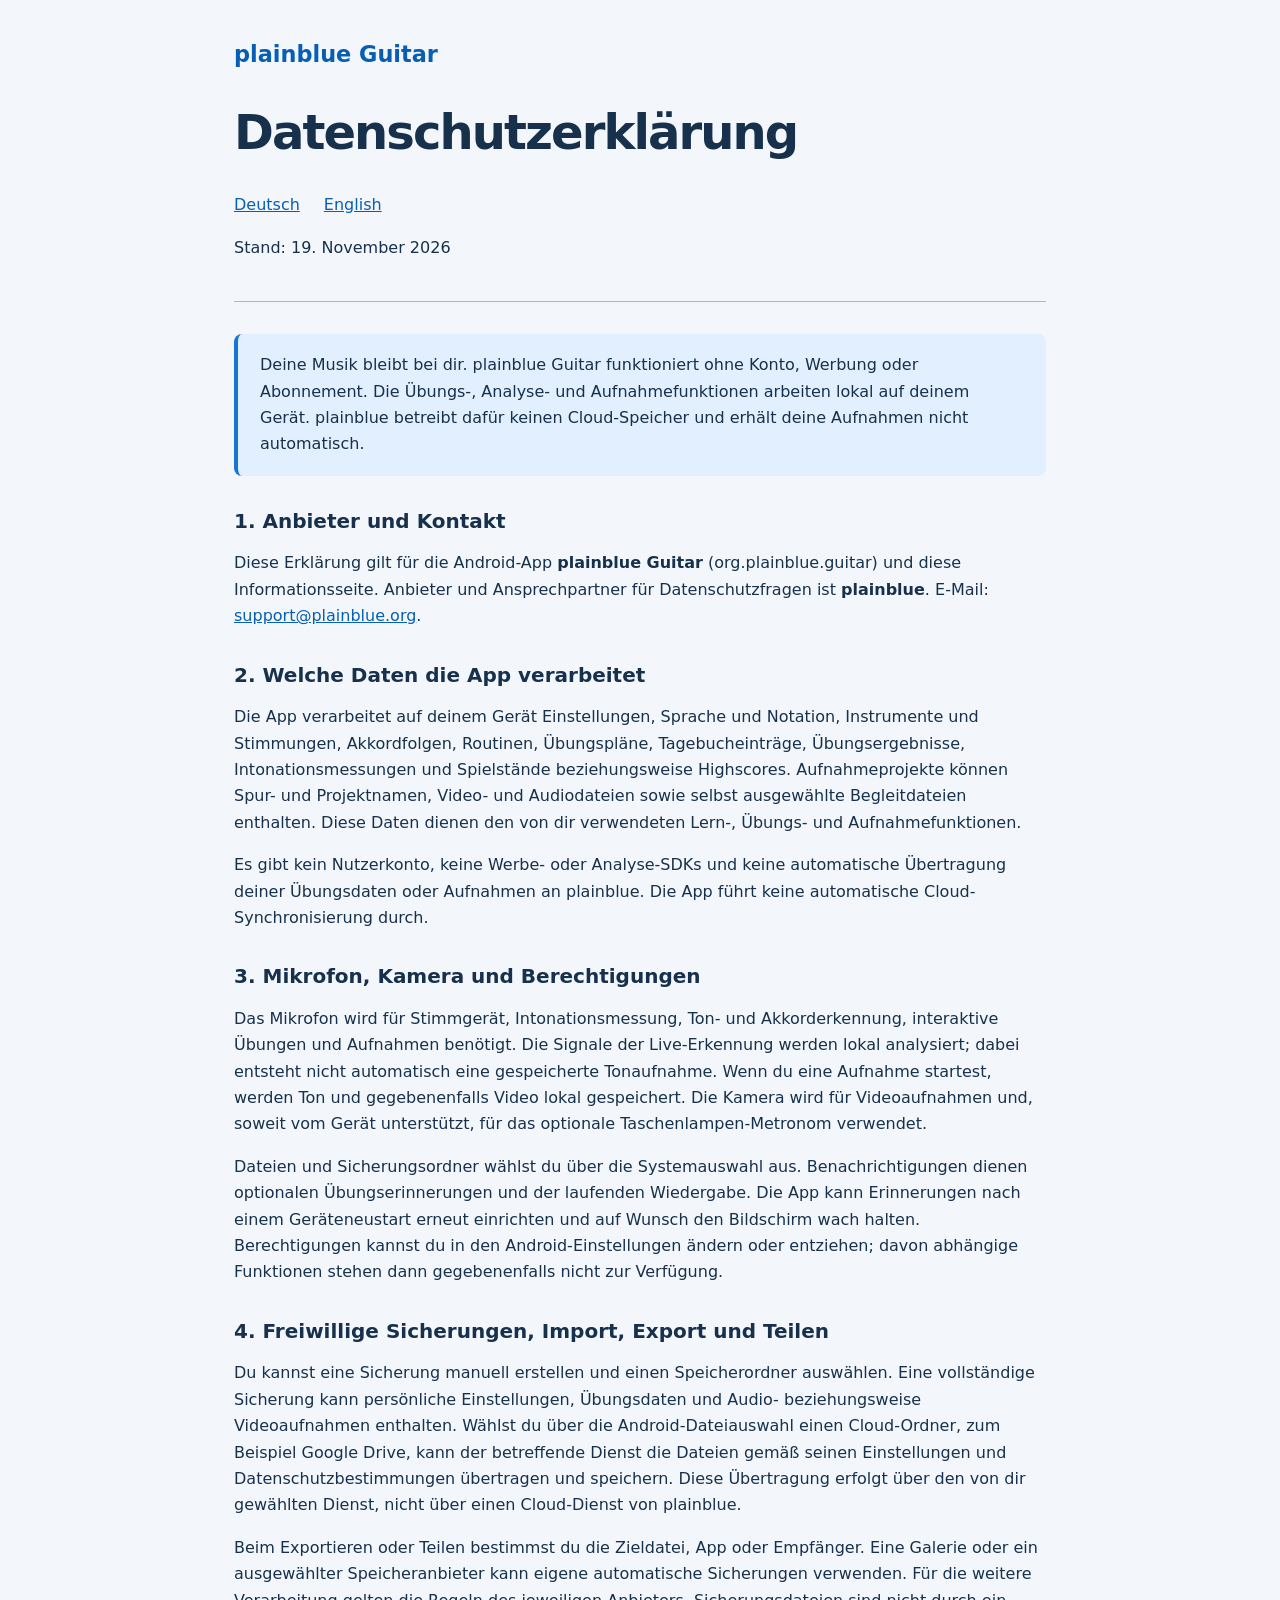
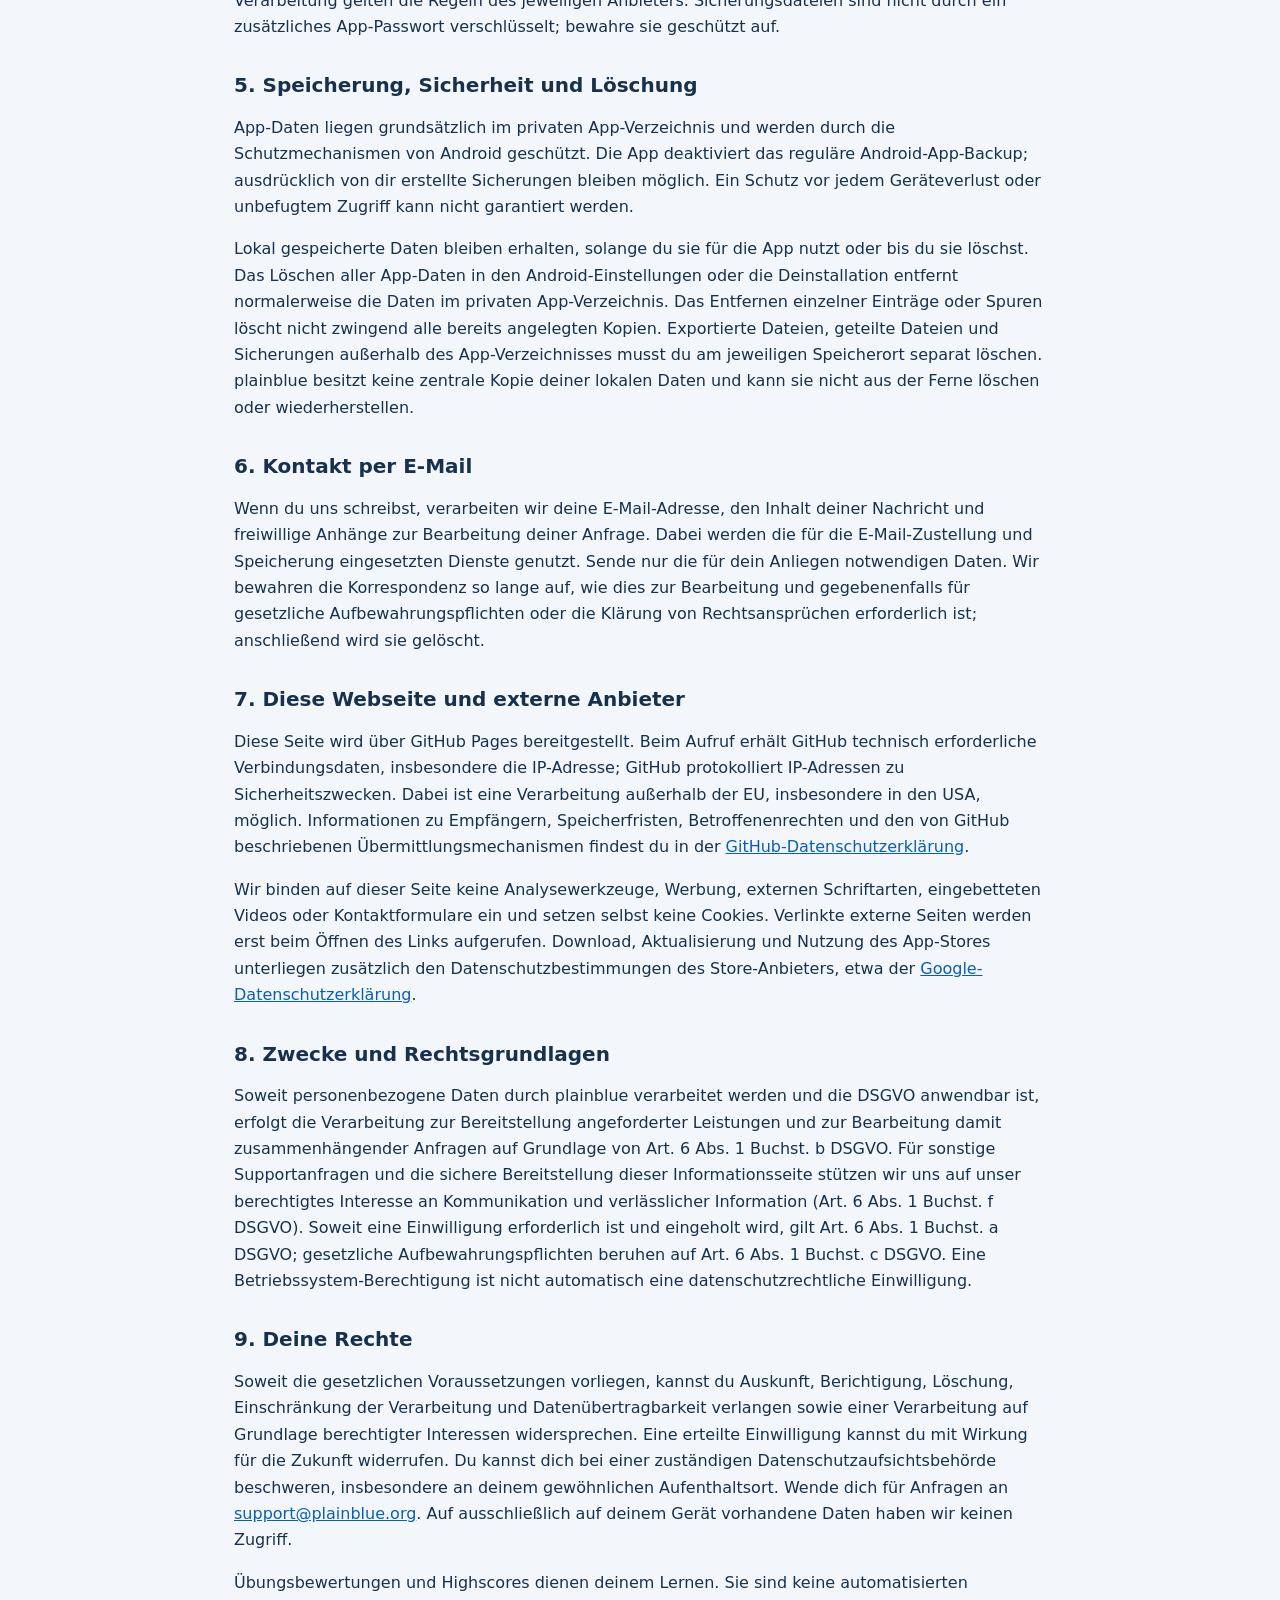
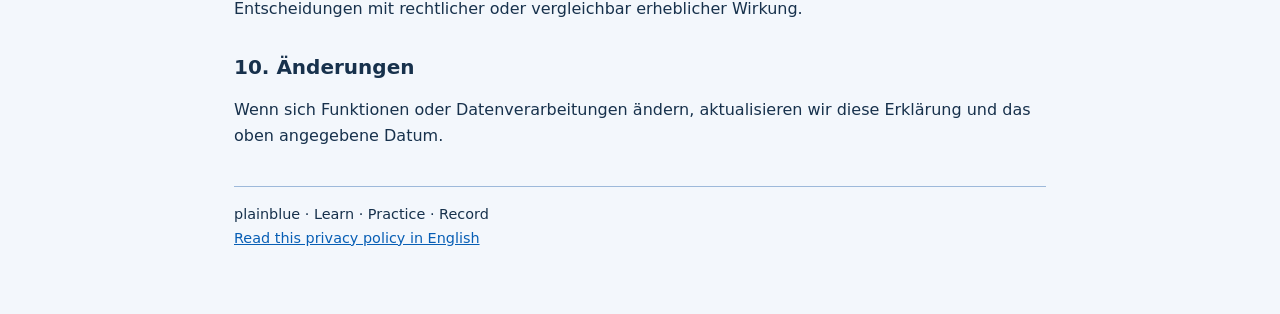
<file: index.html>
<!doctype html>
<html lang="de">
<head><meta charset="utf-8"><meta name="viewport" content="width=device-width, initial-scale=1"><title>Datenschutzerklärung · plainblue Guitar</title><meta name="description" content="Datenschutzerklärung für plainblue Guitar: lokale App-Daten, Mikrofon, Kamera, freiwillige Sicherungen und Kontakt."><link rel="stylesheet" href="style.css"><link rel="alternate" hreflang="en" href="en.html"></head>
<body><main>
<header><div class="brand">plainblue Guitar</div><h1>Datenschutzerklärung</h1><nav aria-label="Sprache"><a href="index.html" lang="de" aria-current="page">Deutsch</a><a href="en.html" lang="en">English</a></nav><p>Stand: 19. November 2026</p></header>
<p class="summary">Deine Musik bleibt bei dir. plainblue Guitar funktioniert ohne Konto, Werbung oder Abonnement. Die Übungs-, Analyse- und Aufnahmefunktionen arbeiten lokal auf deinem Gerät. plainblue betreibt dafür keinen Cloud-Speicher und erhält deine Aufnahmen nicht automatisch.</p>
<h2>1. Anbieter und Kontakt</h2>
<p>Diese Erklärung gilt für die Android-App <strong>plainblue Guitar</strong> (org.plainblue.guitar) und diese Informationsseite. Anbieter und Ansprechpartner für Datenschutzfragen ist <strong>plainblue</strong>. E-Mail: <a href="mailto:support@plainblue.org">support@plainblue.org</a>.</p>
<h2>2. Welche Daten die App verarbeitet</h2>
<p>Die App verarbeitet auf deinem Gerät Einstellungen, Sprache und Notation, Instrumente und Stimmungen, Akkordfolgen, Routinen, Übungspläne, Tagebucheinträge, Übungsergebnisse, Intonationsmessungen und Spielstände beziehungsweise Highscores. Aufnahmeprojekte können Spur- und Projektnamen, Video- und Audiodateien sowie selbst ausgewählte Begleitdateien enthalten. Diese Daten dienen den von dir verwendeten Lern-, Übungs- und Aufnahmefunktionen.</p>
<p>Es gibt kein Nutzerkonto, keine Werbe- oder Analyse-SDKs und keine automatische Übertragung deiner Übungsdaten oder Aufnahmen an plainblue. Die App führt keine automatische Cloud-Synchronisierung durch.</p>
<h2>3. Mikrofon, Kamera und Berechtigungen</h2>
<p>Das Mikrofon wird für Stimmgerät, Intonationsmessung, Ton- und Akkorderkennung, interaktive Übungen und Aufnahmen benötigt. Die Signale der Live-Erkennung werden lokal analysiert; dabei entsteht nicht automatisch eine gespeicherte Tonaufnahme. Wenn du eine Aufnahme startest, werden Ton und gegebenenfalls Video lokal gespeichert. Die Kamera wird für Videoaufnahmen und, soweit vom Gerät unterstützt, für das optionale Taschenlampen-Metronom verwendet.</p>
<p>Dateien und Sicherungsordner wählst du über die Systemauswahl aus. Benachrichtigungen dienen optionalen Übungserinnerungen und der laufenden Wiedergabe. Die App kann Erinnerungen nach einem Geräteneustart erneut einrichten und auf Wunsch den Bildschirm wach halten. Berechtigungen kannst du in den Android-Einstellungen ändern oder entziehen; davon abhängige Funktionen stehen dann gegebenenfalls nicht zur Verfügung.</p>
<h2>4. Freiwillige Sicherungen, Import, Export und Teilen</h2>
<p>Du kannst eine Sicherung manuell erstellen und einen Speicherordner auswählen. Eine vollständige Sicherung kann persönliche Einstellungen, Übungsdaten und Audio- beziehungsweise Videoaufnahmen enthalten. Wählst du über die Android-Dateiauswahl einen Cloud-Ordner, zum Beispiel Google Drive, kann der betreffende Dienst die Dateien gemäß seinen Einstellungen und Datenschutzbestimmungen übertragen und speichern. Diese Übertragung erfolgt über den von dir gewählten Dienst, nicht über einen Cloud-Dienst von plainblue.</p>
<p>Beim Exportieren oder Teilen bestimmst du die Zieldatei, App oder Empfänger. Eine Galerie oder ein ausgewählter Speicheranbieter kann eigene automatische Sicherungen verwenden. Für die weitere Verarbeitung gelten die Regeln des jeweiligen Anbieters. Sicherungsdateien sind nicht durch ein zusätzliches App-Passwort verschlüsselt; bewahre sie geschützt auf.</p>
<h2>5. Speicherung, Sicherheit und Löschung</h2>
<p>App-Daten liegen grundsätzlich im privaten App-Verzeichnis und werden durch die Schutzmechanismen von Android geschützt. Die App deaktiviert das reguläre Android-App-Backup; ausdrücklich von dir erstellte Sicherungen bleiben möglich. Ein Schutz vor jedem Geräteverlust oder unbefugtem Zugriff kann nicht garantiert werden.</p>
<p>Lokal gespeicherte Daten bleiben erhalten, solange du sie für die App nutzt oder bis du sie löschst. Das Löschen aller App-Daten in den Android-Einstellungen oder die Deinstallation entfernt normalerweise die Daten im privaten App-Verzeichnis. Das Entfernen einzelner Einträge oder Spuren löscht nicht zwingend alle bereits angelegten Kopien. Exportierte Dateien, geteilte Dateien und Sicherungen außerhalb des App-Verzeichnisses musst du am jeweiligen Speicherort separat löschen. plainblue besitzt keine zentrale Kopie deiner lokalen Daten und kann sie nicht aus der Ferne löschen oder wiederherstellen.</p>
<h2>6. Kontakt per E-Mail</h2>
<p>Wenn du uns schreibst, verarbeiten wir deine E-Mail-Adresse, den Inhalt deiner Nachricht und freiwillige Anhänge zur Bearbeitung deiner Anfrage. Dabei werden die für die E-Mail-Zustellung und Speicherung eingesetzten Dienste genutzt. Sende nur die für dein Anliegen notwendigen Daten. Wir bewahren die Korrespondenz so lange auf, wie dies zur Bearbeitung und gegebenenfalls für gesetzliche Aufbewahrungspflichten oder die Klärung von Rechtsansprüchen erforderlich ist; anschließend wird sie gelöscht.</p>
<h2>7. Diese Webseite und externe Anbieter</h2>
<p>Diese Seite wird über GitHub Pages bereitgestellt. Beim Aufruf erhält GitHub technisch erforderliche Verbindungsdaten, insbesondere die IP-Adresse; GitHub protokolliert IP-Adressen zu Sicherheitszwecken. Dabei ist eine Verarbeitung außerhalb der EU, insbesondere in den USA, möglich. Informationen zu Empfängern, Speicherfristen, Betroffenenrechten und den von GitHub beschriebenen Übermittlungsmechanismen findest du in der <a href="https://docs.github.com/en/site-policy/privacy-policies/github-general-privacy-statement">GitHub-Datenschutzerklärung</a>.</p>
<p>Wir binden auf dieser Seite keine Analysewerkzeuge, Werbung, externen Schriftarten, eingebetteten Videos oder Kontaktformulare ein und setzen selbst keine Cookies. Verlinkte externe Seiten werden erst beim Öffnen des Links aufgerufen. Download, Aktualisierung und Nutzung des App-Stores unterliegen zusätzlich den Datenschutzbestimmungen des Store-Anbieters, etwa der <a href="https://policies.google.com/privacy?hl=de">Google-Datenschutzerklärung</a>.</p>
<h2>8. Zwecke und Rechtsgrundlagen</h2>
<p>Soweit personenbezogene Daten durch plainblue verarbeitet werden und die DSGVO anwendbar ist, erfolgt die Verarbeitung zur Bereitstellung angeforderter Leistungen und zur Bearbeitung damit zusammenhängender Anfragen auf Grundlage von Art. 6 Abs. 1 Buchst. b DSGVO. Für sonstige Supportanfragen und die sichere Bereitstellung dieser Informationsseite stützen wir uns auf unser berechtigtes Interesse an Kommunikation und verlässlicher Information (Art. 6 Abs. 1 Buchst. f DSGVO). Soweit eine Einwilligung erforderlich ist und eingeholt wird, gilt Art. 6 Abs. 1 Buchst. a DSGVO; gesetzliche Aufbewahrungspflichten beruhen auf Art. 6 Abs. 1 Buchst. c DSGVO. Eine Betriebssystem-Berechtigung ist nicht automatisch eine datenschutzrechtliche Einwilligung.</p>
<h2>9. Deine Rechte</h2>
<p>Soweit die gesetzlichen Voraussetzungen vorliegen, kannst du Auskunft, Berichtigung, Löschung, Einschränkung der Verarbeitung und Datenübertragbarkeit verlangen sowie einer Verarbeitung auf Grundlage berechtigter Interessen widersprechen. Eine erteilte Einwilligung kannst du mit Wirkung für die Zukunft widerrufen. Du kannst dich bei einer zuständigen Datenschutzaufsichtsbehörde beschweren, insbesondere an deinem gewöhnlichen Aufenthaltsort. Wende dich für Anfragen an <a href="mailto:support@plainblue.org">support@plainblue.org</a>. Auf ausschließlich auf deinem Gerät vorhandene Daten haben wir keinen Zugriff.</p>
<p>Übungsbewertungen und Highscores dienen deinem Lernen. Sie sind keine automatisierten Entscheidungen mit rechtlicher oder vergleichbar erheblicher Wirkung.</p>
<h2>10. Änderungen</h2><p>Wenn sich Funktionen oder Datenverarbeitungen ändern, aktualisieren wir diese Erklärung und das oben angegebene Datum.</p>
<footer>plainblue · Learn · Practice · Record<br><a href="en.html" lang="en">Read this privacy policy in English</a></footer>
</main></body></html>
</file>
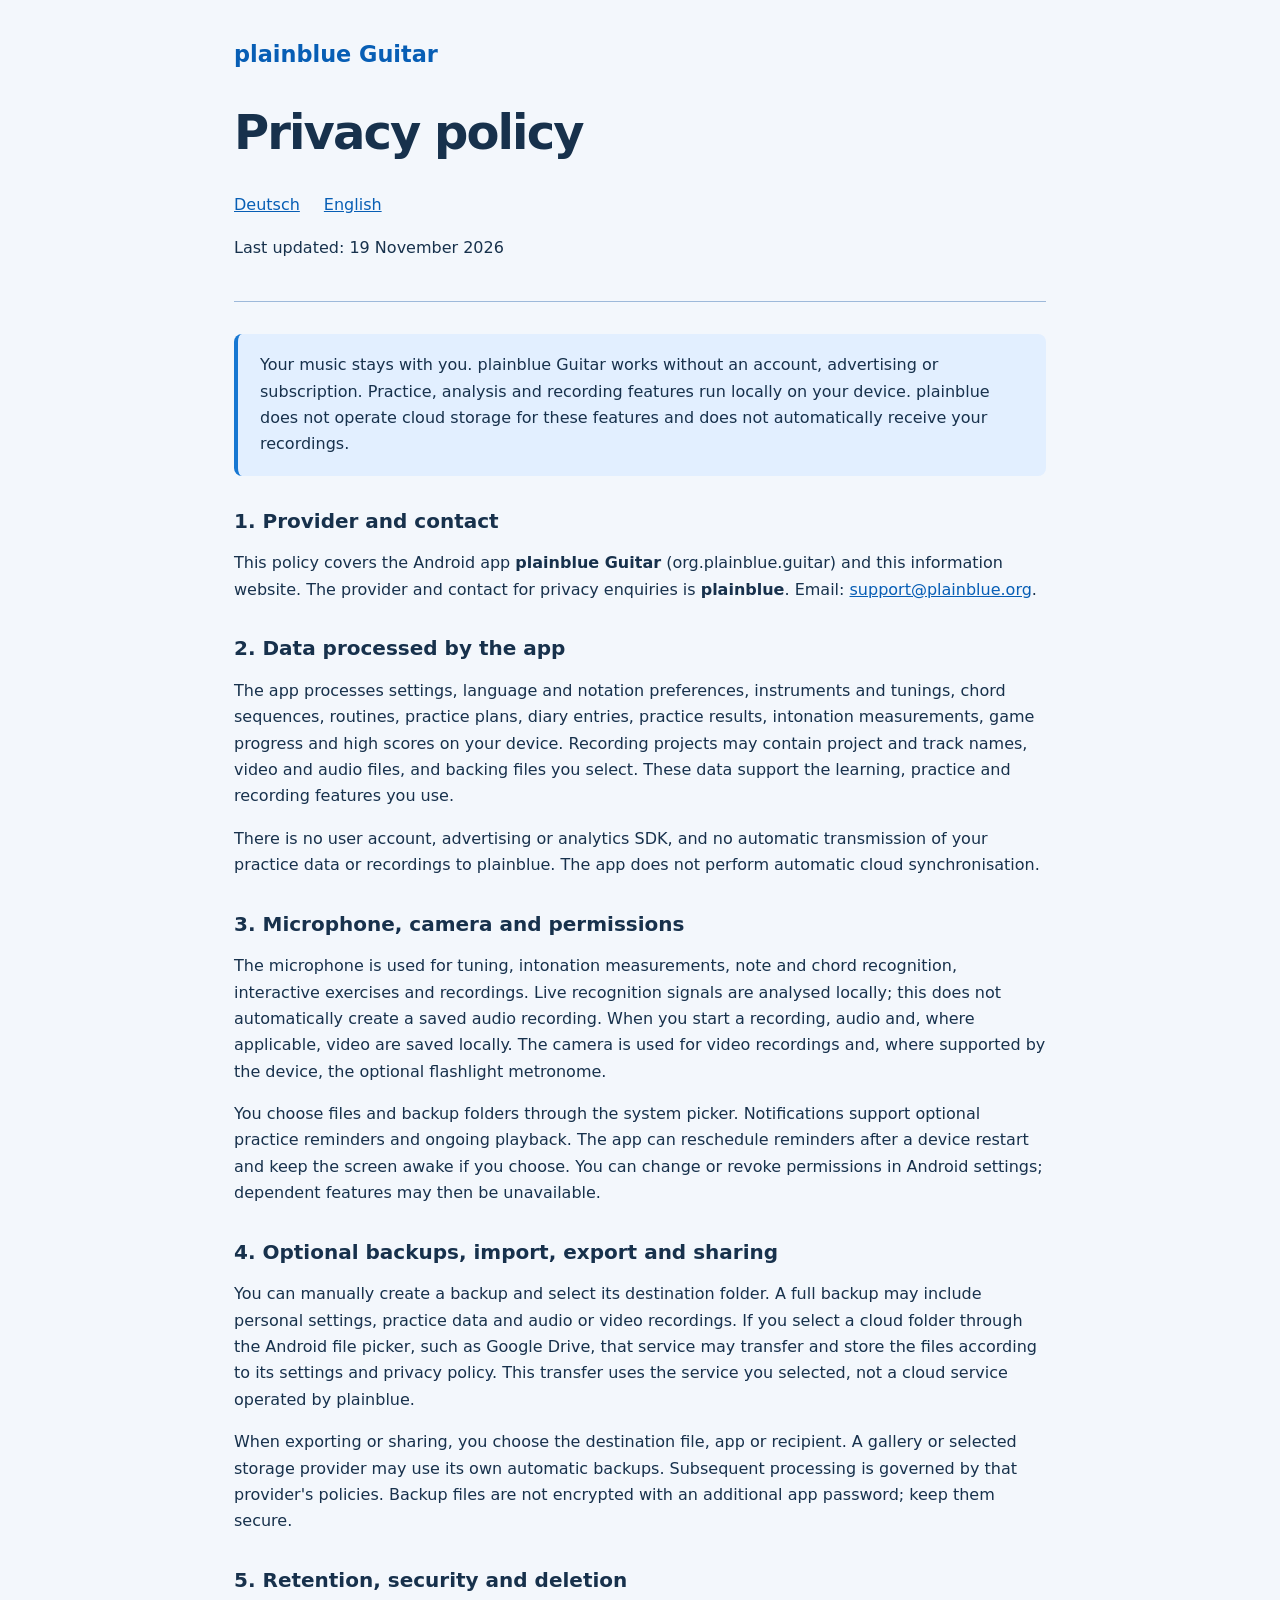
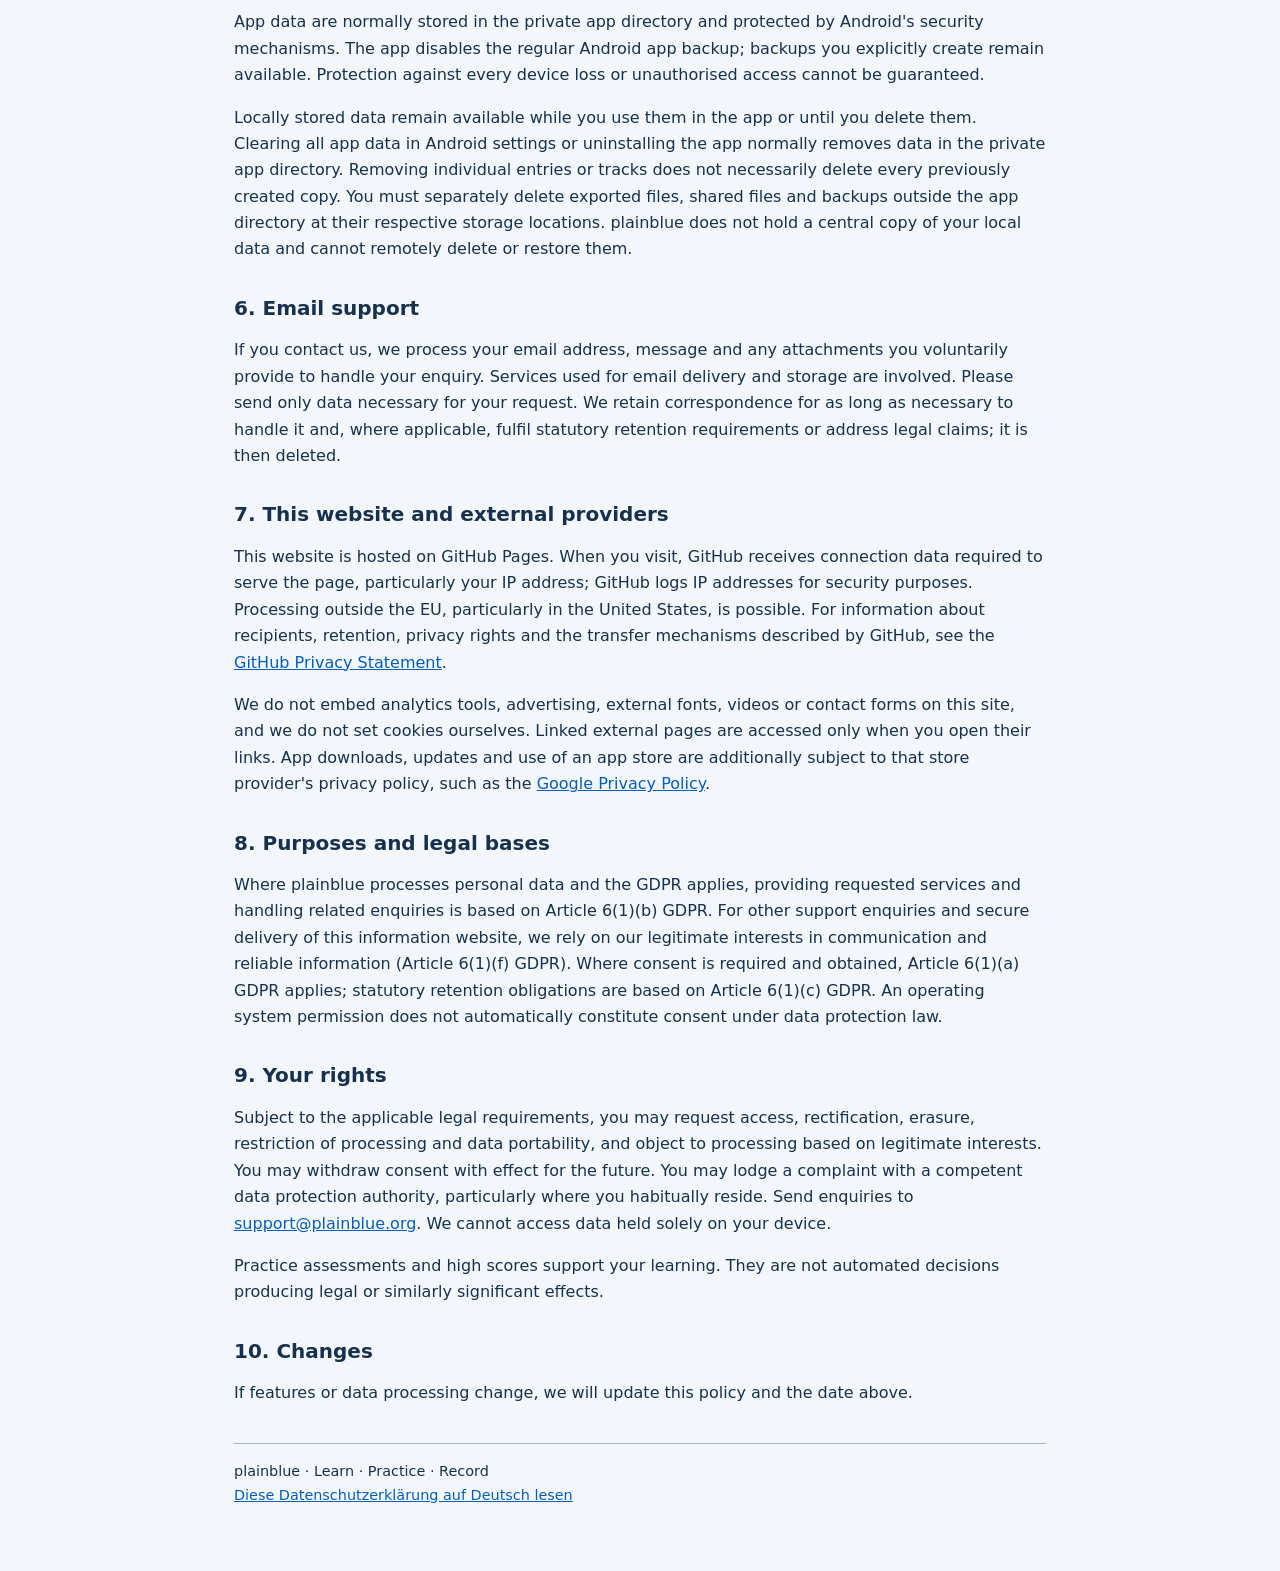
<file: en.html>
<!doctype html>
<html lang="en">
<head><meta charset="utf-8"><meta name="viewport" content="width=device-width, initial-scale=1"><title>Privacy policy · plainblue Guitar</title><meta name="description" content="Privacy policy for plainblue Guitar: local app data, microphone, camera, optional backups and contact."><link rel="stylesheet" href="style.css"><link rel="alternate" hreflang="de" href="index.html"></head>
<body><main>
<header><div class="brand">plainblue Guitar</div><h1>Privacy policy</h1><nav aria-label="Language"><a href="index.html" lang="de">Deutsch</a><a href="en.html" lang="en" aria-current="page">English</a></nav><p>Last updated: 19 November 2026</p></header>
<p class="summary">Your music stays with you. plainblue Guitar works without an account, advertising or subscription. Practice, analysis and recording features run locally on your device. plainblue does not operate cloud storage for these features and does not automatically receive your recordings.</p>
<h2>1. Provider and contact</h2>
<p>This policy covers the Android app <strong>plainblue Guitar</strong> (org.plainblue.guitar) and this information website. The provider and contact for privacy enquiries is <strong>plainblue</strong>. Email: <a href="mailto:support@plainblue.org">support@plainblue.org</a>.</p>
<h2>2. Data processed by the app</h2>
<p>The app processes settings, language and notation preferences, instruments and tunings, chord sequences, routines, practice plans, diary entries, practice results, intonation measurements, game progress and high scores on your device. Recording projects may contain project and track names, video and audio files, and backing files you select. These data support the learning, practice and recording features you use.</p>
<p>There is no user account, advertising or analytics SDK, and no automatic transmission of your practice data or recordings to plainblue. The app does not perform automatic cloud synchronisation.</p>
<h2>3. Microphone, camera and permissions</h2>
<p>The microphone is used for tuning, intonation measurements, note and chord recognition, interactive exercises and recordings. Live recognition signals are analysed locally; this does not automatically create a saved audio recording. When you start a recording, audio and, where applicable, video are saved locally. The camera is used for video recordings and, where supported by the device, the optional flashlight metronome.</p>
<p>You choose files and backup folders through the system picker. Notifications support optional practice reminders and ongoing playback. The app can reschedule reminders after a device restart and keep the screen awake if you choose. You can change or revoke permissions in Android settings; dependent features may then be unavailable.</p>
<h2>4. Optional backups, import, export and sharing</h2>
<p>You can manually create a backup and select its destination folder. A full backup may include personal settings, practice data and audio or video recordings. If you select a cloud folder through the Android file picker, such as Google Drive, that service may transfer and store the files according to its settings and privacy policy. This transfer uses the service you selected, not a cloud service operated by plainblue.</p>
<p>When exporting or sharing, you choose the destination file, app or recipient. A gallery or selected storage provider may use its own automatic backups. Subsequent processing is governed by that provider's policies. Backup files are not encrypted with an additional app password; keep them secure.</p>
<h2>5. Retention, security and deletion</h2>
<p>App data are normally stored in the private app directory and protected by Android's security mechanisms. The app disables the regular Android app backup; backups you explicitly create remain available. Protection against every device loss or unauthorised access cannot be guaranteed.</p>
<p>Locally stored data remain available while you use them in the app or until you delete them. Clearing all app data in Android settings or uninstalling the app normally removes data in the private app directory. Removing individual entries or tracks does not necessarily delete every previously created copy. You must separately delete exported files, shared files and backups outside the app directory at their respective storage locations. plainblue does not hold a central copy of your local data and cannot remotely delete or restore them.</p>
<h2>6. Email support</h2>
<p>If you contact us, we process your email address, message and any attachments you voluntarily provide to handle your enquiry. Services used for email delivery and storage are involved. Please send only data necessary for your request. We retain correspondence for as long as necessary to handle it and, where applicable, fulfil statutory retention requirements or address legal claims; it is then deleted.</p>
<h2>7. This website and external providers</h2>
<p>This website is hosted on GitHub Pages. When you visit, GitHub receives connection data required to serve the page, particularly your IP address; GitHub logs IP addresses for security purposes. Processing outside the EU, particularly in the United States, is possible. For information about recipients, retention, privacy rights and the transfer mechanisms described by GitHub, see the <a href="https://docs.github.com/en/site-policy/privacy-policies/github-general-privacy-statement">GitHub Privacy Statement</a>.</p>
<p>We do not embed analytics tools, advertising, external fonts, videos or contact forms on this site, and we do not set cookies ourselves. Linked external pages are accessed only when you open their links. App downloads, updates and use of an app store are additionally subject to that store provider's privacy policy, such as the <a href="https://policies.google.com/privacy?hl=en">Google Privacy Policy</a>.</p>
<h2>8. Purposes and legal bases</h2>
<p>Where plainblue processes personal data and the GDPR applies, providing requested services and handling related enquiries is based on Article 6(1)(b) GDPR. For other support enquiries and secure delivery of this information website, we rely on our legitimate interests in communication and reliable information (Article 6(1)(f) GDPR). Where consent is required and obtained, Article 6(1)(a) GDPR applies; statutory retention obligations are based on Article 6(1)(c) GDPR. An operating system permission does not automatically constitute consent under data protection law.</p>
<h2>9. Your rights</h2>
<p>Subject to the applicable legal requirements, you may request access, rectification, erasure, restriction of processing and data portability, and object to processing based on legitimate interests. You may withdraw consent with effect for the future. You may lodge a complaint with a competent data protection authority, particularly where you habitually reside. Send enquiries to <a href="mailto:support@plainblue.org">support@plainblue.org</a>. We cannot access data held solely on your device.</p>
<p>Practice assessments and high scores support your learning. They are not automated decisions producing legal or similarly significant effects.</p>
<h2>10. Changes</h2><p>If features or data processing change, we will update this policy and the date above.</p>
<footer>plainblue · Learn · Practice · Record<br><a href="index.html" lang="de">Diese Datenschutzerklärung auf Deutsch lesen</a></footer>
</main></body></html>
</file>
<file: style.css>
:root{color-scheme:light dark;font-family:system-ui,-apple-system,Segoe UI,sans-serif;line-height:1.65;color:#17314c;background:#f3f7fc}*{box-sizing:border-box}body{margin:0}main{max-width:860px;margin:auto;padding:36px 24px 64px}header{border-bottom:1px solid #9db9da;padding-bottom:24px;margin-bottom:32px}h1{line-height:1.15;font-size:clamp(2rem,6vw,3rem);letter-spacing:-.04em}h2{line-height:1.3;margin-top:32px;font-size:1.25rem}a{color:#075eb5;overflow-wrap:anywhere}nav{display:flex;gap:24px;flex-wrap:wrap}.brand{font-size:1.4rem;font-weight:750;color:#075eb5}.summary{background:#e2efff;border-left:4px solid #1677d2;padding:18px 22px;border-radius:8px}footer{border-top:1px solid #9db9da;margin-top:36px;padding-top:16px;font-size:.9rem}:focus-visible{outline:3px solid #1677d2;outline-offset:4px}@media(prefers-color-scheme:dark){:root{background:#101b29;color:#e0ebf8}a,.brand{color:#80beff}.summary{background:#1b3049}}@media(max-width:400px){main{padding:24px 18px}}
</file>
